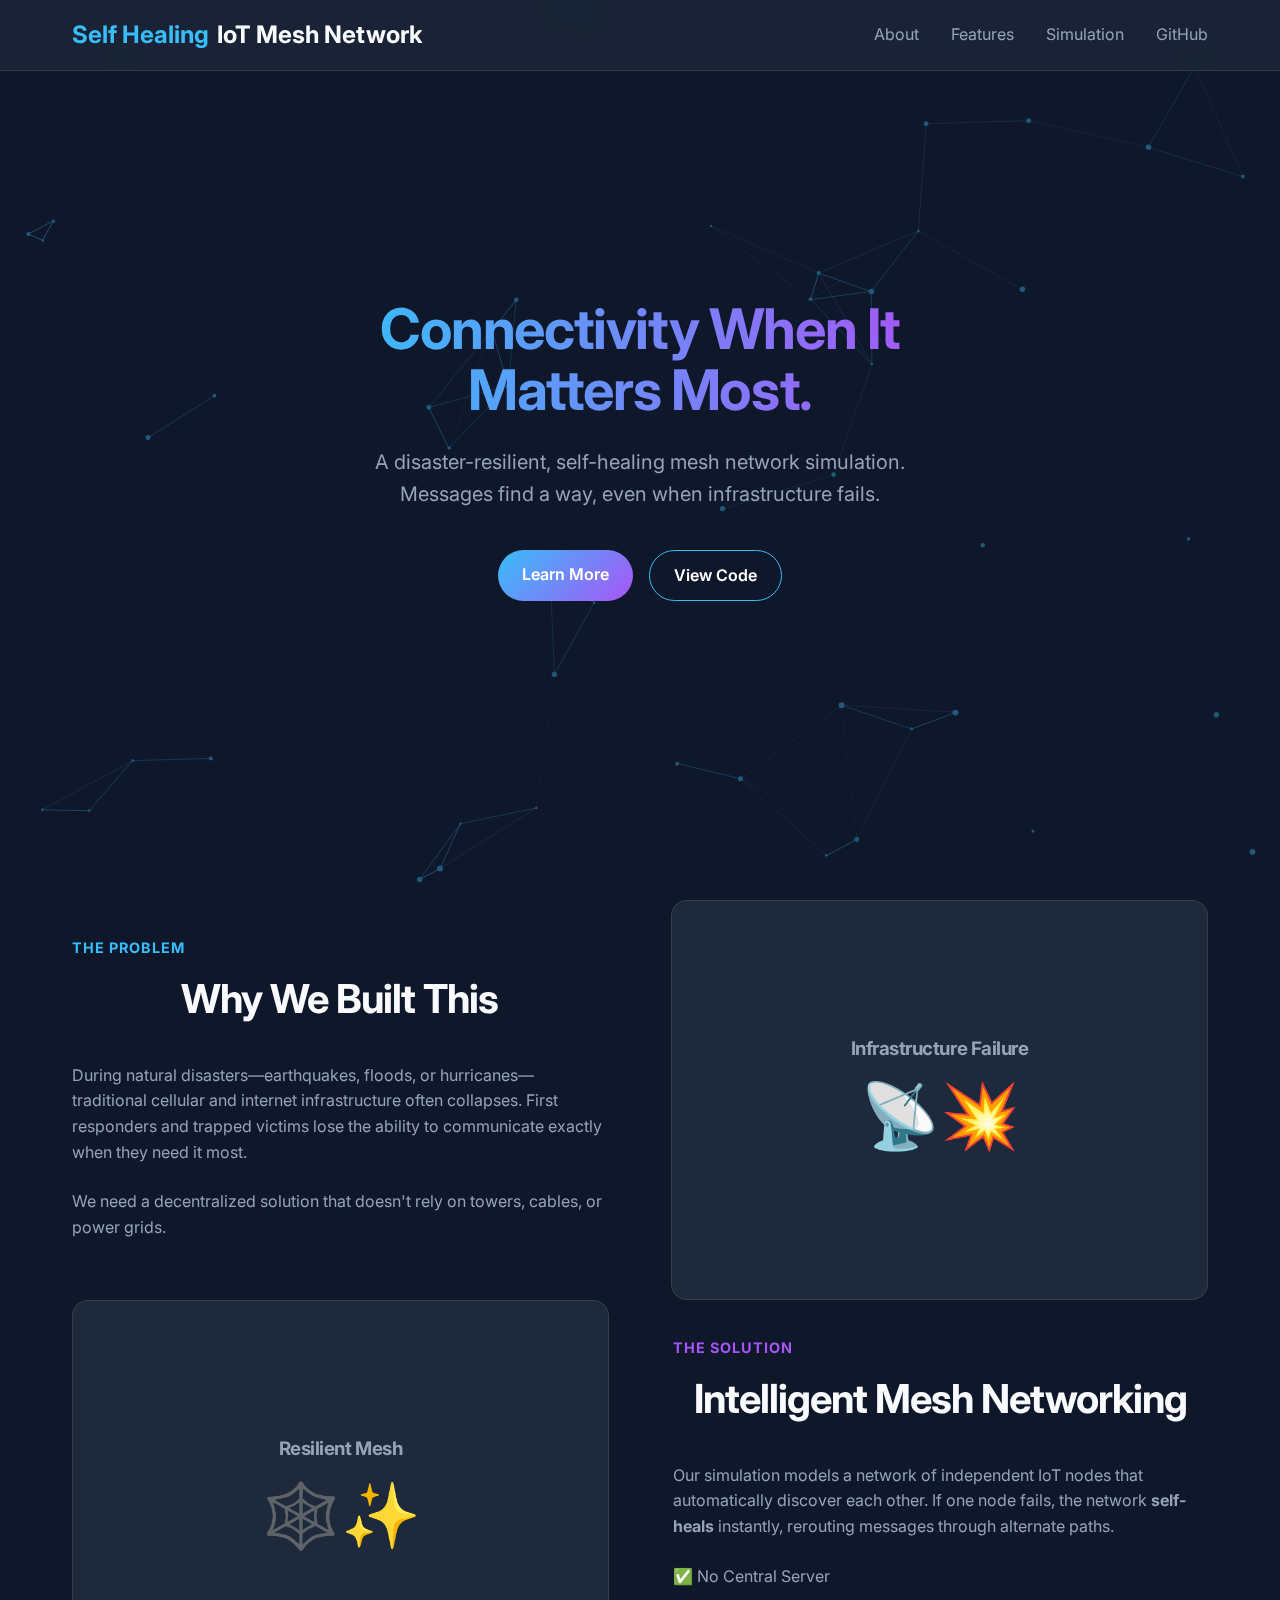
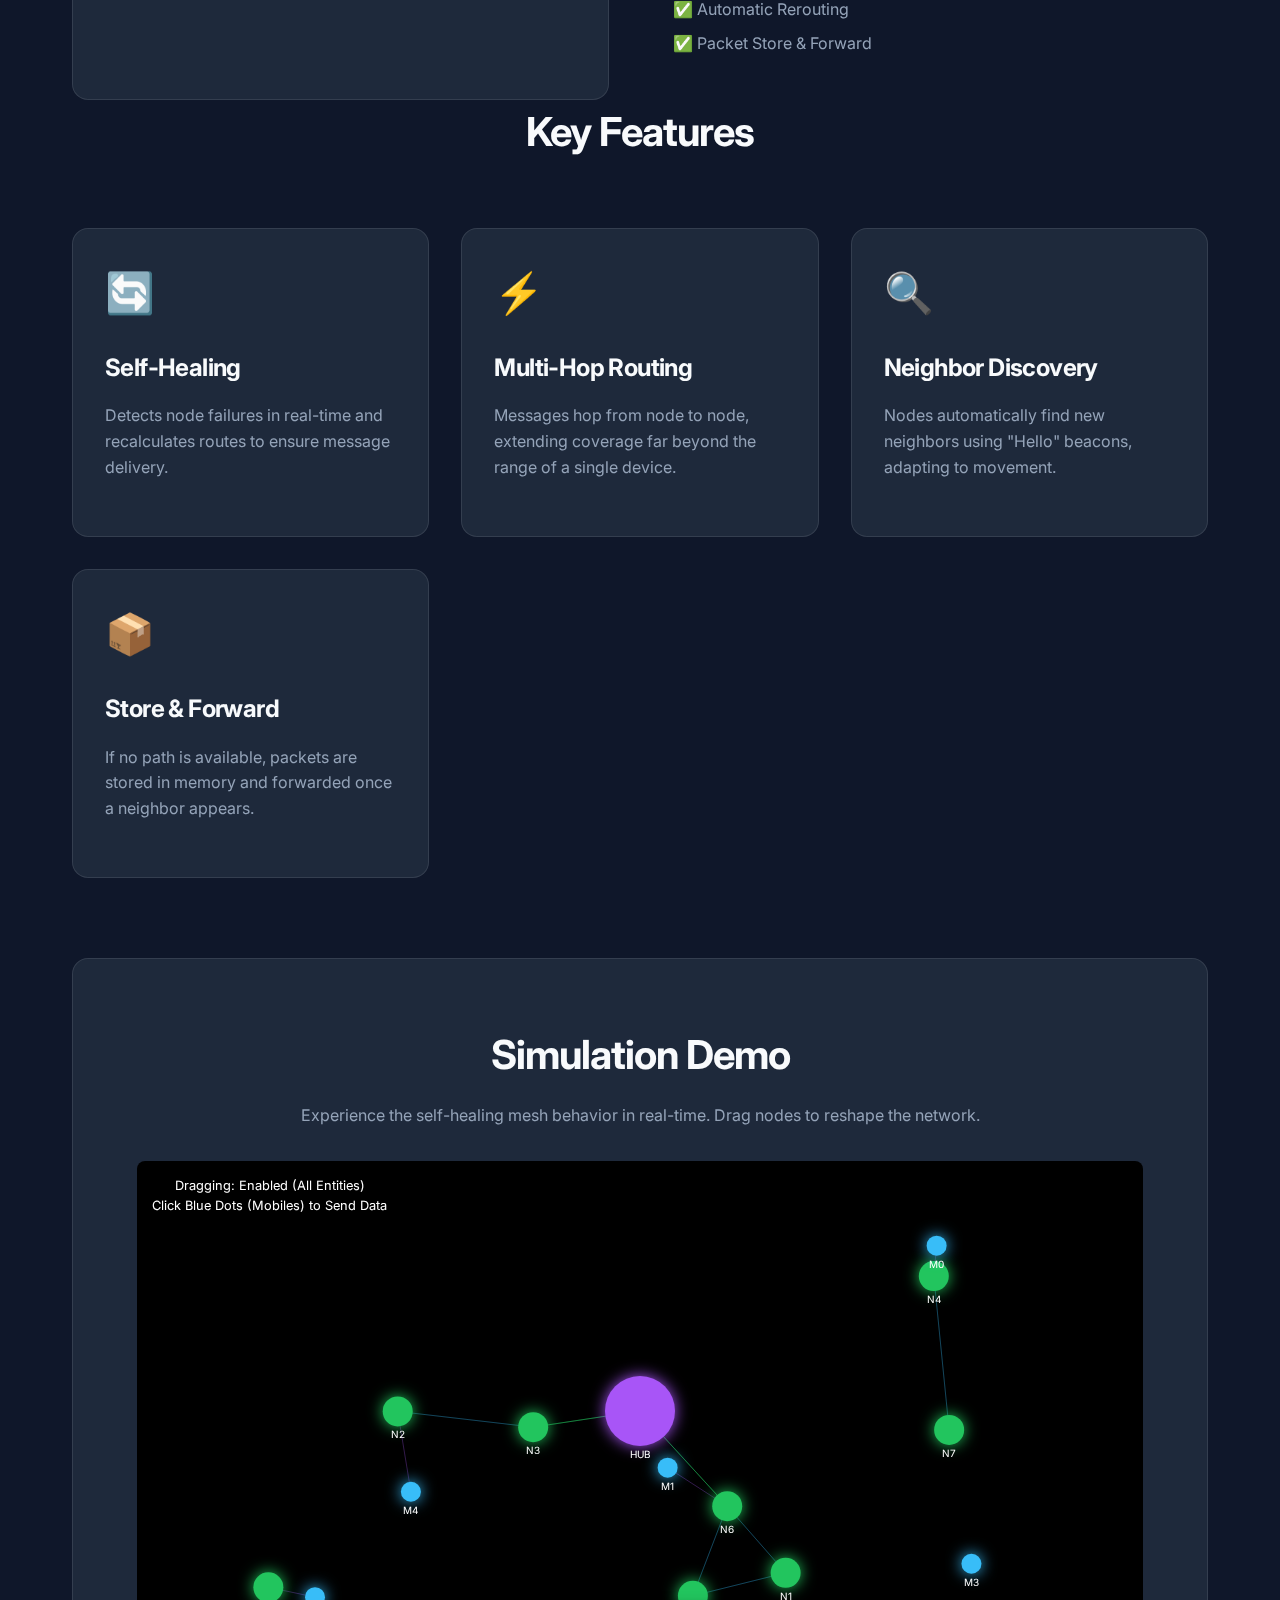
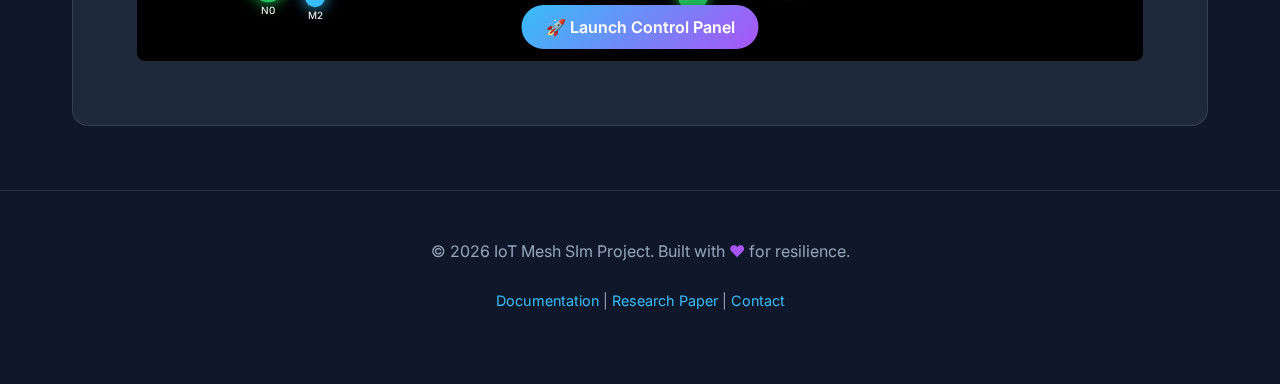
<file: index.html>
<!DOCTYPE html>
<html lang="en">

<head>
    <meta charset="UTF-8">
    <meta name="viewport" content="width=device-width, initial-scale=1.0, maximum-scale=1.0, user-scalable=no">
    <title>Self-Healing IoT Mesh | Disaster Resilience</title>
    <link rel="preconnect" href="https://fonts.googleapis.com">
    <link rel="preconnect" href="https://fonts.gstatic.com" crossorigin>
    <link href="https://fonts.googleapis.com/css2?family=Inter:wght@400;600;700&display=swap" rel="stylesheet">
    <link rel="stylesheet" href="style.css">
</head>

<body>
    <canvas id="network-canvas"></canvas>
    <header>
        <div class="container">
            <nav>
                <a href="#" class="logo"><span>Self Healing</span> IoT Mesh Network</a>
                <ul class="nav-links">
                    <li><a href="#about">About</a></li>
                    <li><a href="#features">Features</a></li>
                    <li><a href="#simulation">Simulation</a></li>
                    <li><a href="https://github.com/AkhileshPrakash/self-healing-IOT-mesh-network-"
                            target="_blank">GitHub</a></li>
                </ul>
            </nav>
        </div>
    </header>

    <section class="hero">
        <div class="hero-content">
            <h1>Connectivity When It<br>Matters Most.</h1>
            <p>A disaster-resilient, self-healing mesh network simulation. Messages find a way, even when infrastructure
                fails.</p>
            <div style="display: flex; gap: 1rem; justify-content: center;">
                <a href="#about" class="cta-button">Learn More</a>
                <a href="https://github.com/AkhileshPrakash/self-healing-IOT-mesh-network-" target="_blank"
                    class="cta-button" style="background: transparent; border: 1px solid var(--accent-cyan);">View
                    Code</a>
            </div>
        </div>
    </section>

    <section id="about" class="container split-section">
        <div class="split-content">
            <h5
                style="color: var(--accent-cyan); text-transform: uppercase; font-size: 0.9rem; margin-bottom: 0.5rem; letter-spacing: 1px;">
                The Problem</h5>
            <h2>Why We Built This</h2>
            <p>During natural disasters—earthquakes, floods, or hurricanes—traditional cellular and internet
                infrastructure often collapses. First responders and trapped victims lose the ability to communicate
                exactly when they need it most.</p>
            <p>We need a decentralized solution that doesn't rely on towers, cables, or power grids.</p>
        </div>
        <div class="split-visual">
            <!-- Representing broken connection -->
            <div style="text-align: center;">
                <h3 style="color: var(--text-secondary);">Infrastructure Failure</h3>
                <span style="font-size: 4rem;">📡💥</span>
            </div>
        </div>
    </section>

    <section class="container split-section reverse-on-desktop">
        <div class="split-content">
            <h5
                style="color: var(--accent-purple); text-transform: uppercase; font-size: 0.9rem; margin-bottom: 0.5rem; letter-spacing: 1px;">
                The Solution</h5>
            <h2>Intelligent Mesh Networking</h2>
            <p>Our simulation models a network of independent IoT nodes that automatically discover each other. If one
                node fails, the network <strong>self-heals</strong> instantly, rerouting messages through alternate
                paths.</p>
            <ul style="list-style: none; color: var(--text-secondary);">
                <li style="margin-bottom: 0.5rem;">✅ No Central Server</li>
                <li style="margin-bottom: 0.5rem;">✅ Automatic Rerouting</li>
                <li style="margin-bottom: 0.5rem;">✅ Packet Store & Forward</li>
            </ul>
        </div>
        <div class="split-visual">
            <!-- Representing connected mesh -->
            <div style="text-align: center;">
                <h3 style="color: var(--text-secondary);">Resilient Mesh</h3>
                <span style="font-size: 4rem;">🕸️✨</span>
            </div>
        </div>
    </section>

    <section id="features" class="container">
        <h2 style="text-align: center; margin-bottom: 4rem;">Key Features</h2>
        <div class="card-grid">
            <div class="card">
                <div class="card-icon">🔄</div>
                <h3>Self-Healing</h3>
                <p>Detects node failures in real-time and recalculates routes to ensure message delivery.</p>
            </div>
            <div class="card">
                <div class="card-icon">⚡</div>
                <h3>Multi-Hop Routing</h3>
                <p>Messages hop from node to node, extending coverage far beyond the range of a single device.</p>
            </div>
            <div class="card">
                <div class="card-icon">🔍</div>
                <h3>Neighbor Discovery</h3>
                <p>Nodes automatically find new neighbors using "Hello" beacons, adapting to movement.</p>
            </div>
            <div class="card">
                <div class="card-icon">📦</div>
                <h3>Store & Forward</h3>
                <p>If no path is available, packets are stored in memory and forwarded once a neighbor appears.</p>
            </div>
        </div>
    </section>

    <main class="container" style="margin-top: 5rem;">
        <section id="simulation"
            style="text-align: center; background: var(--bg-secondary); padding: 4rem; border-radius: 1rem; border: 1px solid var(--glass-border);">
            <h2 style="margin-bottom: 1rem;">Simulation Demo</h2>
            <p style="margin-bottom: 2rem;">Experience the self-healing mesh behavior in real-time. Drag nodes to
                reshape the network.</p>

            <div id="sim-container"
                style="width: 100%; height: 500px; background: #000; border-radius: 0.5rem; overflow: hidden; position: relative;">
                <canvas id="sim-canvas" style="width: 100%; height: 100%; cursor: crosshair;"></canvas>
                <div
                    style="position: absolute; top: 10px; left: 10px; pointer-events: none; color: #fff; background: rgba(0,0,0,0.5); padding: 5px; border-radius: 4px; font-size: 0.8rem;">
                    Dragging: Enabled (All Entities)<br>
                    Click Blue Dots (Mobiles) to Send Data
                </div>

                <!-- Overlay Button -->
                <div
                    style="position: absolute; bottom: 20px; left: 50%; transform: translateX(-50%); pointer-events: auto;">
                    <a href="simulation.html" class="cta-button" style="box-shadow: 0 4px 15px rgba(0,0,0,0.5);">
                        🚀 Launch Control Panel
                    </a>
                </div>
            </div>
        </section>
    </main>

    <footer>
        <div class="container">
            <p>&copy; 2026 IoT Mesh SIm Project. Built with <span style="color: var(--accent-purple);">♥</span> for
                resilience.</p>
            <p style="font-size: 0.9rem; margin-top: 1rem;">
                <a href="#">Documentation</a> | <a href="#">Research Paper</a> | <a
                    href="https://github.com/AkhileshPrakash">Contact</a>
            </p>
        </div>
    </footer>

    <!-- Core Website Script -->
    <script src="script.js"></script>

    <!-- Interactive Simulation Scripts -->
    <script src="js/entities.js"></script>
    <script src="js/simulation_core.js"></script>
    <script src="js/renderer.js"></script>
    <script src="js/interaction.js"></script>

    <script>
        // Initialize the interactive simulation when the DOM is ready
        document.addEventListener('DOMContentLoaded', () => {
            const canvas = document.getElementById('sim-canvas');
            if (canvas) {
                // Determine size from container
                const container = canvas.parentElement;
                const width = container.clientWidth;
                const height = container.clientHeight;

                // Initialize Core
                const sim = new SimulationCore(width, height);

                // Initialize Renderer
                const renderer = new Renderer('sim-canvas', sim);

                // Initialize Interaction (Pass renderer for zoom/pan support)
                const interaction = new InteractionHandler('sim-canvas', sim, renderer);

                // Auto-populate with a demo scene if empty (SimulationCore usually does 1 Hub + 8 Nodes + 5 Mobiles by default)
                // We can add a simple loop to ensure animation runs smoothly without UI manager

                // Hook into animation loop updates
                const originalLoop = renderer.loop.bind(renderer);
                renderer.loop = function () {
                    // Update simulation logic (movement, connections, packets)
                    sim.update();

                    // Render frame
                    originalLoop();
                };

                // Handle resize
                window.addEventListener('resize', () => {
                    const w = container.clientWidth;
                    const h = container.clientHeight;
                    renderer.canvas.width = w;
                    renderer.canvas.height = h;
                    sim.width = w;
                    sim.height = h;
                });
            }
        });
    </script>
</body>

</html>
</file>
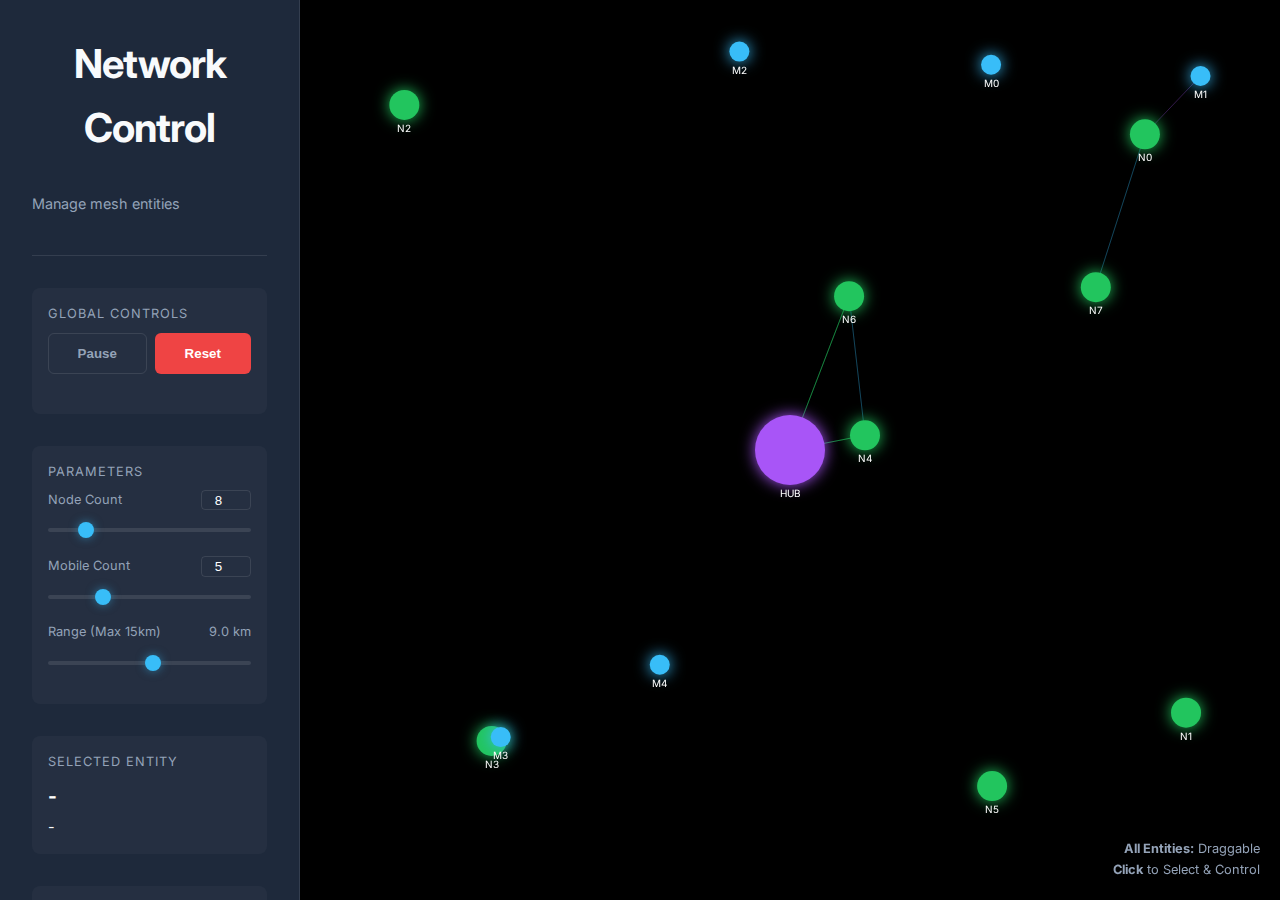
<file: simulation.html>
<!DOCTYPE html>
<html lang="en">

<head>
    <meta charset="UTF-8">
    <meta name="viewport" content="width=device-width, initial-scale=1.0">
    <title>IoT Mesh | Interactive Control</title>
    <link href="https://fonts.googleapis.com/css2?family=Inter:wght@400;600;700&display=swap" rel="stylesheet">
    <link rel="stylesheet" href="style.css">
    <style>
        body {
            overflow: hidden;
            /* Full screen app feel */
            display: flex;
        }

        #sidebar {
            width: 300px;
            background: var(--bg-secondary);
            border-right: 1px solid var(--glass-border);
            height: 100vh;
            padding: 2rem;
            display: flex;
            flex-direction: column;
            z-index: 100;
            overflow-y: auto;
            /* Enable scroll */
        }

        #main-view {
            flex: 1;
            position: relative;
            background: #000;
        }

        #sim-canvas {
            width: 100%;
            height: 100%;
            display: block;
        }

        .panel-header {
            margin-bottom: 2rem;
            border-bottom: 1px solid var(--glass-border);
            padding-bottom: 1rem;
        }

        .control-group {
            margin-bottom: 2rem;
            background: rgba(255, 255, 255, 0.03);
            padding: 1rem;
            border-radius: 8px;
        }

        .control-label {
            color: var(--text-secondary);
            font-size: 0.8rem;
            text-transform: uppercase;
            letter-spacing: 1px;
            margin-bottom: 0.5rem;
            display: block;
        }

        .status-value {
            font-size: 1.2rem;
            font-weight: 700;
            color: #fff;
        }

        .btn {
            display: block;
            width: 100%;
            padding: 0.75rem;
            border: none;
            border-radius: 6px;
            cursor: pointer;
            font-weight: 600;
            margin-bottom: 0.5rem;
            transition: all 0.2s;
        }

        .btn-primary {
            background: var(--accent-cyan);
            color: #000;
        }

        .btn-success {
            background: var(--accent-green);
            color: #000;
        }

        .btn-danger {
            background: #ef4444;
            color: #fff;
        }

        .btn-outline {
            background: transparent;
            border: 1px solid var(--glass-border);
            color: var(--text-secondary);
        }

        .btn:hover {
            filter: brightness(1.1);
        }

        .back-link {
            margin-top: auto;
            color: var(--text-secondary);
            text-decoration: none;
            display: flex;
            align-items: center;
            gap: 0.5rem;
        }

        .back-link:hover {
            color: #fff;
        }
    </style>
</head>

<body>

    <aside id="sidebar">
        <div class="panel-header">
            <h2>Network Control</h2>
            <p style="font-size: 0.9rem; color: var(--text-secondary);">Manage mesh entities</p>
        </div>

        <div id="controls-panel">
            <div class="control-group">
                <span class="control-label">Global Controls</span>
                <div style="display: flex; gap: 0.5rem; margin-bottom: 1rem;">
                    <button id="btn-pause" class="btn btn-outline" style="flex: 1;">Pause</button>
                    <button id="btn-reset" class="btn btn-danger" style="flex: 1;">Reset</button>
                </div>
            </div>

            <div class="control-group">
                <span class="control-label">Parameters</span>

                <div style="margin-bottom: 1rem;">
                    <label
                        style="font-size: 0.8rem; color: var(--text-secondary); display: flex; justify-content: space-between; margin-bottom: 0.25rem;">
                        Node Count
                        <input type="number" id="input-nodes" min="0" max="50" value="8"
                            style="background: transparent; border: 1px solid var(--glass-border); color: #fff; width: 50px; text-align: center; border-radius: 4px;">
                    </label>
                    <input type="range" id="param-nodes" min="0" max="50" value="8" style="width: 100%;">
                </div>

                <div style="margin-bottom: 1rem;">
                    <label
                        style="font-size: 0.8rem; color: var(--text-secondary); display: flex; justify-content: space-between; margin-bottom: 0.25rem;">
                        Mobile Count
                        <input type="number" id="input-mobiles" min="0" max="20" value="5"
                            style="background: transparent; border: 1px solid var(--glass-border); color: #fff; width: 50px; text-align: center; border-radius: 4px;">
                    </label>
                    <input type="range" id="param-mobiles" min="0" max="20" value="5" style="width: 100%;">
                </div>

                <div style="margin-bottom: 1rem;">
                    <label
                        style="font-size: 0.8rem; color: var(--text-secondary); display: flex; justify-content: space-between; margin-bottom: 0.25rem;">
                        Range (Max 15km)
                        <span id="val-range-km">9.0 km</span>
                    </label>
                    <input type="range" id="param-range" min="50" max="300" value="180" style="width: 100%;">
                </div>
            </div>

            <div class="control-group">
                <span class="control-label">Selected Entity</span>
                <div class="status-value" id="sel-name">-</div>
                <div style="font-size: 0.9rem; margin-top: 0.2rem;" id="sel-type">-</div>
            </div>

            <div class="control-group">
                <span class="control-label">Status</span>
                <div class="status-value" id="sel-status">-</div>
            </div>

            <div class="control-group">
                <span class="control-label">Manual Add</span>
                <div style="display: flex; gap: 0.5rem; margin-bottom: 0.5rem;">
                    <button id="btn-add-node" class="btn btn-outline" style="flex: 1;">+ Node</button>
                    <button id="btn-add-mobile" class="btn btn-outline" style="flex: 1;">+ Mobile</button>
                </div>
            </div>

            <div class="control-group">
                <span class="control-label">Actions</span>
                <button id="btn-toggle" class="btn btn-outline">Toggle Power</button>
                <button id="btn-send" class="btn btn-primary" style="display: none;">Send Message</button>
            </div>
        </div>

        <a href="index.html" class="back-link">← Back to Overview</a>
    </aside>

    <main id="main-view">
        <canvas id="sim-canvas"></canvas>

        <div
            style="position: absolute; bottom: 20px; right: 20px; color: var(--text-secondary); pointer-events: none; font-size: 0.8rem; text-align: right;">
            <strong>All Entities:</strong> Draggable<br>
            <strong>Click</strong> to Select & Control
        </div>
    </main>

    <!-- Scripts -->
    <script src="js/entities.js"></script>
    <script src="js/simulation_core.js"></script>
    <script src="js/renderer.js"></script>
    <script src="js/interaction.js"></script>
    <script src="js/ui_manager.js"></script>

    <script>
        document.addEventListener('DOMContentLoaded', () => {
            const sim = new SimulationCore(window.innerWidth - 300, window.innerHeight);
            const renderer = new Renderer('sim-canvas', sim);
            const interaction = new InteractionHandler('sim-canvas', sim, renderer);

            // Update logic needs to handle UI
            const ui = new UIManager(sim, renderer, interaction);

            // Hook UI update into renderer loop? Or separate interval.
            // UI Manager has its own interval or hook.

            // We need to patch the renderer resize to account for sidebar
            renderer.resize = function () {
                this.canvas.width = this.canvas.clientWidth;
                this.canvas.height = this.canvas.clientHeight;
                this.sim.width = this.canvas.width;
                this.sim.height = this.canvas.height;
            };

            // Hook UI update into animation loop
            const originalLoop = renderer.loop.bind(renderer);
            renderer.loop = function () {
                ui.update();
                // Draw selection ring
                originalLoop();

                // Overdraw selection ring
                if (interaction.selectedEntity) {
                    const ctx = this.ctx;
                    const e = interaction.selectedEntity;

                    ctx.save();
                    ctx.translate(this.panX, this.panY);
                    ctx.scale(this.zoom, this.zoom);

                    ctx.beginPath();
                    ctx.arc(e.x, e.y, e.radius + 8, 0, Math.PI * 2);
                    ctx.strokeStyle = '#fff';
                    ctx.lineWidth = 2; // Keep line width constant? Or scale? 
                    // If we scale context, line width scales too. 
                    // To keep constant screen thickness: ctx.lineWidth = 2 / this.zoom;
                    ctx.lineWidth = 2 / this.zoom;
                    ctx.stroke();
                    ctx.restore();

                    // Draw Label in Screen Space (to keep text size constant and sharp)
                    ctx.save();
                    // No transform here, drawing in screen pixels

                    // Project World -> Screen for text position
                    const screenX = e.x * this.zoom + this.panX;
                    const screenY = e.y * this.zoom + this.panY;
                    const screenRadius = e.radius * this.zoom;

                    ctx.fillStyle = '#fff';
                    ctx.font = '12px Inter';
                    ctx.textAlign = 'center';
                    // Position below the circle
                    ctx.fillText("SELECTED", screenX, screenY - screenRadius - 10);
                    ctx.restore();
                }
            };

            // Expose send button only for correct types
            const originalUIUpdate = ui.update.bind(ui);
            ui.update = function () {
                originalUIUpdate();
                if (this.selectedEntity && this.selectedEntity.active && this.selectedEntity.type !== 'HUB') {
                    this.sendBtn.style.display = 'block';
                } else {
                    this.sendBtn.style.display = 'none';
                }
            };
        });
    </script>
</body>

</html>
</file>
<file: style.css>
:root {
    --bg-primary: #0f172a;
    --bg-secondary: #1e293b;
    --text-primary: #f8fafc;
    --text-secondary: #94a3b8;
    --accent-cyan: #38bdf8;
    --accent-purple: #a855f7;
    --accent-green: #22c55e;
    --glass-bg: rgba(30, 41, 59, 0.7);
    --glass-border: rgba(255, 255, 255, 0.1);
    --font-main: 'Inter', sans-serif;
}

* {
    margin: 0;
    padding: 0;
    box-sizing: border-box;
}

body {
    font-family: var(--font-main);
    background-color: var(--bg-primary);
    color: var(--text-primary);
    color: var(--text-primary);
    line-height: 1.6;
    overflow-x: hidden;
    scroll-behavior: smooth;
    scroll-padding-top: 80px;
    /* Offset for fixed header */
}

/* Animations */
@keyframes fadeIn {
    from {
        opacity: 0;
        transform: translateY(20px);
    }

    to {
        opacity: 1;
        transform: translateY(0);
    }
}

@keyframes glow {
    0% {
        box-shadow: 0 0 5px var(--accent-cyan);
    }

    50% {
        box-shadow: 0 0 20px var(--accent-purple);
    }

    100% {
        box-shadow: 0 0 5px var(--accent-cyan);
    }
}

/* Typography */
h1,
h2,
h3 {
    font-weight: 700;
    letter-spacing: -0.025em;
}

h1 {
    font-size: 3.5rem;
    line-height: 1.1;
    background: linear-gradient(to right, var(--accent-cyan), var(--accent-purple));
    -webkit-background-clip: text;
    background-clip: text;
    -webkit-text-fill-color: transparent;
    margin-bottom: 1.5rem;
}

h2 {
    font-size: 2.5rem;
    margin-bottom: 2rem;
    text-align: center;
}

p {
    color: var(--text-secondary);
    margin-bottom: 1.5rem;
}

/* Structure */
.container {
    max-width: 1200px;
    margin: 0 auto;
    padding: 0 2rem;
}

section {
    padding: 5rem 0;
}

/* Header */
header {
    position: fixed;
    top: 0;
    width: 100%;
    z-index: 1000;
    background: var(--glass-bg);
    backdrop-filter: blur(10px);
    border-bottom: 1px solid var(--glass-border);
    padding: 1rem 0;
}

nav {
    display: flex;
    justify-content: space-between;
    align-items: center;
}

.logo {
    font-size: 1.5rem;
    font-weight: 700;
    color: var(--text-primary);
    text-decoration: none;
    display: flex;
    align-items: center;
    gap: 0.5rem;
}

.logo span {
    color: var(--accent-cyan);
}

.nav-links {
    display: flex;
    gap: 2rem;
    list-style: none;
}

.nav-links a {
    color: var(--text-secondary);
    text-decoration: none;
    transition: color 0.3s;
    font-size: 1rem;
}

.nav-links a:hover {
    color: var(--accent-cyan);
}

.cta-button {
    background: linear-gradient(135deg, var(--accent-cyan), var(--accent-purple));
    color: white;
    padding: 0.75rem 1.5rem;
    border-radius: 9999px;
    text-decoration: none;
    font-weight: 600;
    transition: transform 0.2s, box-shadow 0.2s;
    border: none;
    cursor: pointer;
}

.cta-button:hover {
    transform: translateY(-2px);
    box-shadow: 0 4px 20px rgba(56, 189, 248, 0.4);
}

/* Hero Section */
.hero {
    min-height: 100vh;
    display: flex;
    align-items: center;
    justify-content: center;
    position: relative;
    padding-top: 80px;
    text-align: center;
}

.hero-content {
    position: relative;
    z-index: 10;
    max-width: 800px;
    animation: fadeIn 1s ease-out;
}

#network-canvas {
    position: fixed;
    top: 0;
    left: 0;
    width: 100%;
    height: 100%;
    z-index: -1;
    opacity: 0.4;
    /* Slightly lower opacity for background */
    pointer-events: none;
    /* Let clicks pass through */
}

.hero p {
    font-size: 1.25rem;
    max-width: 600px;
    margin: 0 auto 2.5rem auto;
}

/* Features / Cards */
.card-grid {
    display: grid;
    grid-template-columns: repeat(auto-fit, minmax(300px, 1fr));
    gap: 2rem;
}

.card {
    background: var(--bg-secondary);
    border: 1px solid var(--glass-border);
    padding: 2rem;
    border-radius: 1rem;
    transition: transform 0.3s, border-color 0.3s;
}

.card:hover {
    transform: translateY(-5px);
    border-color: var(--accent-cyan);
}

.card-icon {
    font-size: 2.5rem;
    margin-bottom: 1.5rem;
    color: var(--accent-cyan);
}

.card h3 {
    font-size: 1.5rem;
    margin-bottom: 1rem;
    color: var(--text-primary);
}

/* Problem & Solution */
.split-section {
    display: flex;
    align-items: center;
    gap: 4rem;
}

.split-content {
    flex: 1;
}

.split-visual {
    flex: 1;
    background: var(--bg-secondary);
    height: 400px;
    /* Placeholder height */
    border-radius: 1rem;
    display: flex;
    align-items: center;
    justify-content: center;
    border: 1px solid var(--glass-border);
    position: relative;
    overflow: hidden;
}

/* Footer */
footer {
    border-top: 1px solid var(--glass-border);
    padding: 3rem 0;
    text-align: center;
    color: var(--text-secondary);
    margin-top: 4rem;
}

footer a {
    color: var(--accent-cyan);
    text-decoration: none;
}

/* Responsive */
@media (max-width: 768px) {
    h1 {
        font-size: 2.5rem;
    }

    .split-section {
        flex-direction: column;
    }

    .nav-links {
        display: none;
    }
}

/* Custom Range Input */
input[type=range] {
    -webkit-appearance: none;
    appearance: none;
    width: 100%;
    background: transparent;
}

input[type=range]::-webkit-slider-thumb {
    -webkit-appearance: none;
    appearance: none;
    height: 16px;
    width: 16px;
    border-radius: 50%;
    background: var(--accent-cyan);
    cursor: pointer;
    margin-top: -6px;
    box-shadow: 0 0 10px rgba(56, 189, 248, 0.5);
}

input[type=range]::-webkit-slider-runnable-track {
    width: 100%;
    height: 4px;
    cursor: pointer;
    background: var(--glass-border);
    border-radius: 2px;
}

input[type=range]:focus {
    outline: none;
}

/* Button Warning State */
.btn-warning {
    background: #f59e0b;
    /* Amber 500 */
    color: #000;
}

/* Mobile Responsive */
@media (max-width: 768px) {
    body {
        flex-direction: column;
    }

    /* Adjust header for mobile */
    header {
        padding: 0.5rem 0;
    }

    nav {
        flex-direction: row;
        /* Keep row for logo and menu button */
        justify-content: space-between;
        align-items: center;
    }

    .logo {
        font-size: 1.25rem;
        /* Revert to row for better alignment, or stack if really narrow */
        flex-direction: row;
        align-items: center;
        width: auto;
        line-height: 1.2;
    }

    /* Wrap logo text if screen is very narrow */
    .logo span {
        display: inline-block;
        margin-right: 4px;
    }

    /* Sidebar logic */
    #sidebar {
        position: fixed;
        width: 100%;
        height: 100%;
        left: -100%;
        top: 0;
        transition: left 0.3s ease-in-out;
        z-index: 2000;
        background: rgba(15, 23, 42, 0.98);
        /* Less transparent for better readability */
        backdrop-filter: blur(15px);
        display: flex;
        /* Flex to center content */
        flex-direction: column;
        justify-content: center;
        /* Center items vertically */
        padding: 2rem;
    }

    #sidebar.open {
        left: 0;
    }

    #main-view {
        width: 100%;
        height: 100vh;
    }

    .btn {
        padding: 0.8rem 1.2rem;
        font-size: 1rem;
        width: 100%;
        /* Full width buttons in mobile control panel */
        margin-bottom: 0.5rem;
    }

    input[type=range]::-webkit-slider-thumb {
        width: 24px;
        height: 24px;
        margin-top: -10px;
    }

    .back-link {
        padding: 1rem 0;
        font-size: 1.1rem;
        display: block;
        width: 100%;
        text-align: center;
        background: rgba(255, 255, 255, 0.1);
        border-radius: 8px;
        margin-bottom: 2rem;
    }

    /* Fix for split sections overlap - simplified */
    .split-section {
        display: flex;
        flex-direction: column;
        gap: 2rem;
        padding: 2rem 0;
        height: auto !important;
        /* Force auto height */
    }

    .split-content {
        flex: 0 0 auto;
        width: 100%;
        order: 2;
        /* Content second */
    }

    .split-visual {
        flex: 0 0 auto;
        width: 100%;
        min-height: 200px;
        /* Reduces minimum height */
        height: auto;
        order: 1;
        /* Visual first */
        margin-bottom: 0;
    }

    /* Fix typography scaling */
    .hero {
        padding-top: 100px;
        /* More space for fixed header */
        align-items: flex-start;
        /* Align top for better mobile view */
        padding-bottom: 2rem;
    }

    .hero-content {
        padding: 0 1rem;
    }

    .hero p {
        font-size: 1rem;
        line-height: 1.5;
    }

    h1 {
        font-size: 2rem;
        /* Reduced size */
        margin-bottom: 1rem;
        word-wrap: break-word;
        /* Prevent overflow */
    }

    h2 {
        font-size: 1.75rem;
    }
}

/* Desktop only styles */
@media (min-width: 769px) {
    .reverse-on-desktop {
        flex-direction: row-reverse;
    }
}
</file>
